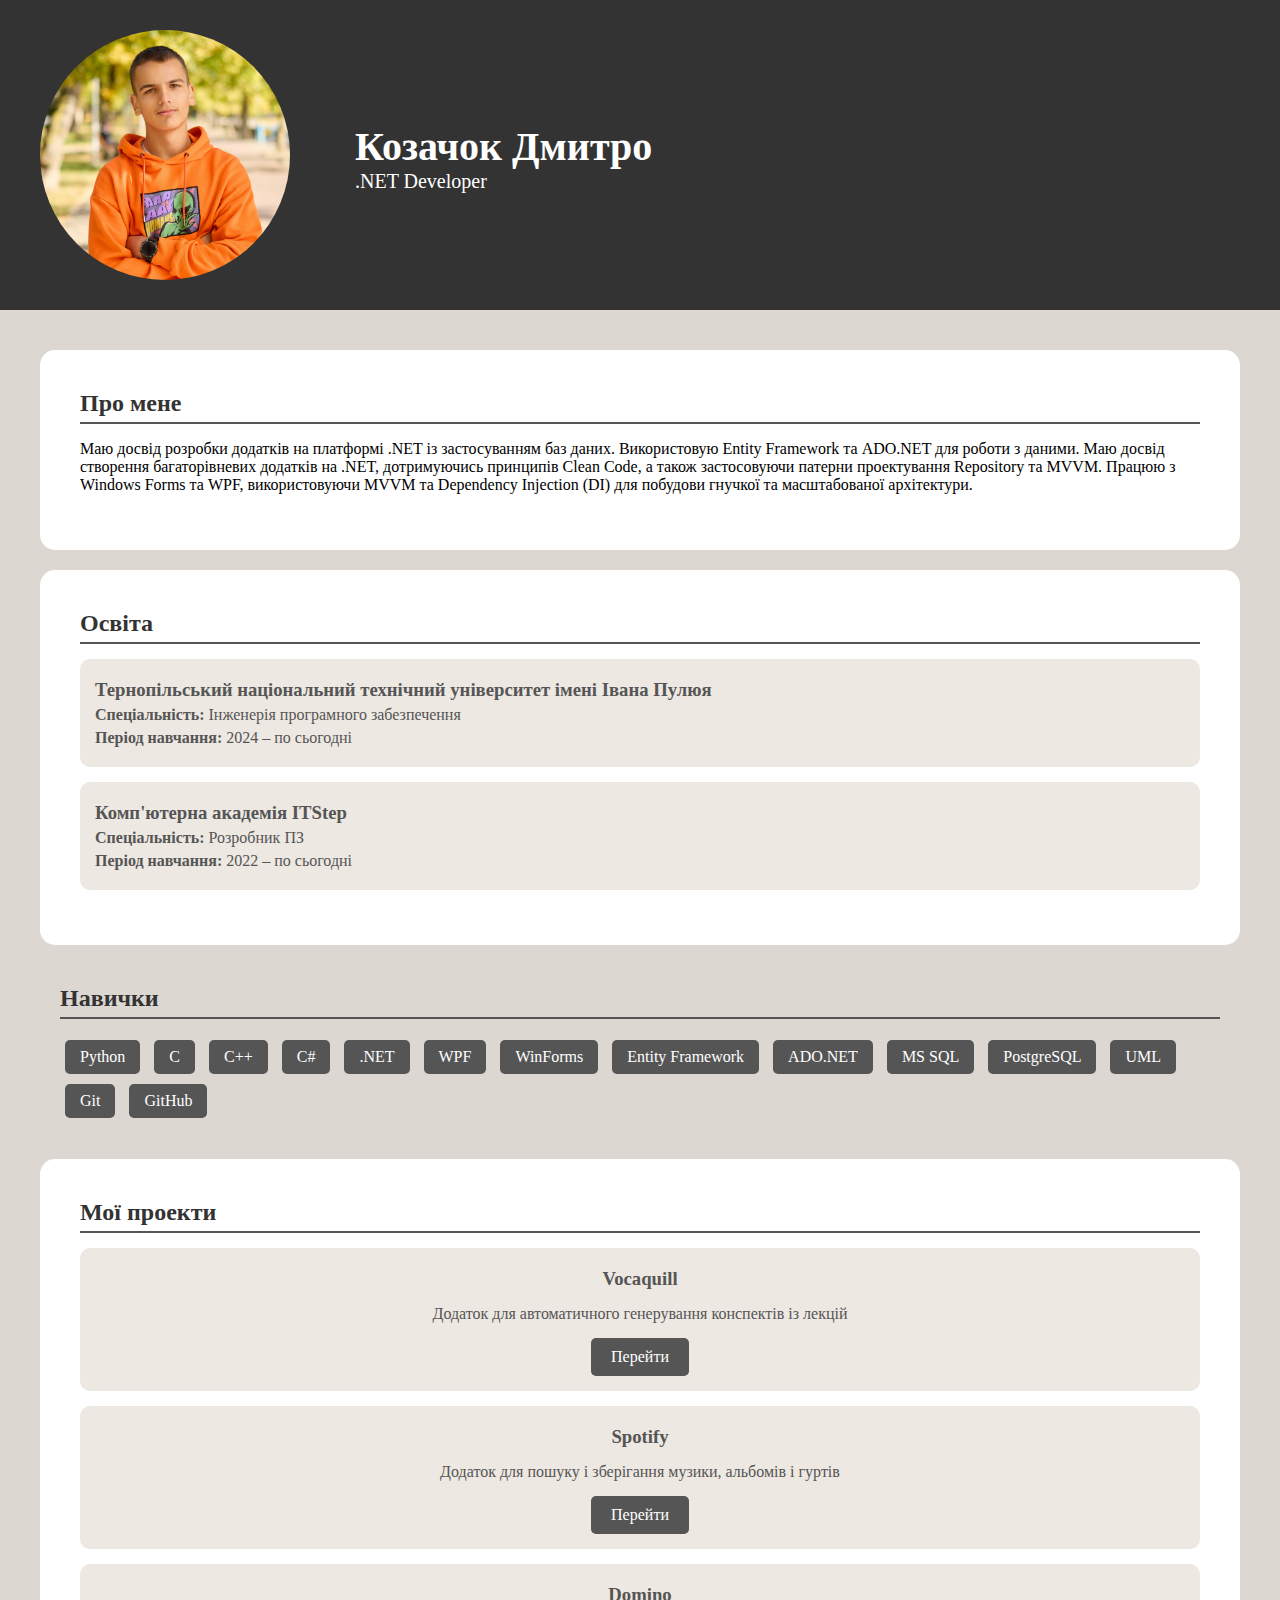
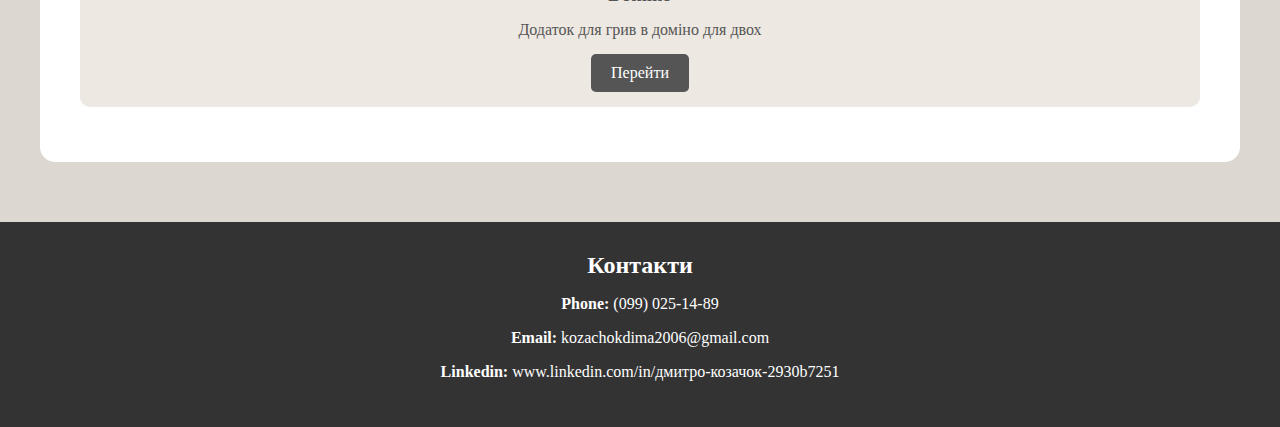
<file: index.html>
﻿<!DOCTYPE html>
<html>
<head>
    <meta charset="utf-8" />
    <link href="Images/resume.png" rel="icon" type="image/png" />
    <title>Resume</title>
    <link rel="stylesheet" href="Styles/MyStyle.css"/>
</head>

<body>
    <header>
        <img class="profile-img" src="Images/MyImage.JPG" />
        <div class="profile-info">
            <h1 class="profile-titel">Козачок Дмитро</h1>
            <p class="profile-text">.NET Developer</p>
        </div>
    </header>

    <div class="main-container">

        <div class="profile-container">
            <h2 class="main-info-text">Про мене</h2>
            <p>
                Маю досвід розробки додатків на платформі .NET із застосуванням баз даних.
                Використовую Entity Framework та ADO.NET для роботи з даними. Маю досвід створення багаторівневих додатків на .NET,
                дотримуючись принципів Clean Code, а також застосовуючи патерни проектування Repository та MVVM. Працюю з Windows Forms
                та WPF, використовуючи MVVM та Dependency Injection (DI) для побудови гнучкої та масштабованої архітектури.
            </p>
        </div>

        <div class="profile-container">
            <h2 class="main-info-text">Освіта</h2>

            <div class="education-item">
                <h3>Тернопільський національний технічний університет імені Івана Пулюя</h3>
                <p><strong>Спеціальність:</strong> Інженерія програмного забезпечення</p>
                <p><strong>Період навчання:</strong> 2024 – по сьогодні</p>
            </div>

            <div class="education-item">
                <h3>Комп'ютерна академія ITStep</h3>
                <p><strong>Спеціальність:</strong> Розробник ПЗ</p>
                <p><strong>Період навчання:</strong> 2022 – по сьогодні</p>
            </div>
        </div>

        <section class="skills">
            <h2 class="main-info-text">Навички</h2>
            <ul>
                <li>Python</li>
                <li>C</li>
                <li>C++</li>
                <li>C#</li>
                <li>.NET</li>
                <li>WPF</li>
                <li>WinForms</li>
                <li>Entity Framework</li>
                <li>ADO.NET</li>
                <li>MS SQL</li>
                <li>PostgreSQL</li>
                <li>UML</li>
                <li>Git</li>
                <li>GitHub</li>
            </ul>
        </section>

        <div class="profile-container">
            <h2 class="main-info-text">Мої проекти</h2>

            <div class="project-item">
                <h3>Vocaquill</h3>
                <p>Додаток для автоматичного генерування конспектів із лекцій</p>
                <a href="/Pages/VocaquillPage.html">Перейти</a>
            </div>

            <div class="project-item">
                <h3>Spotify</h3>
                <p>Додаток для пошуку і зберігання музики, альбомів і гуртів</p>
                <a href="/Pages/SpotifyPage.html">Перейти</a>
            </div>

            <div class="project-item">
                <h3>Domino</h3>
                <p>Додаток для грив в доміно для двох</p>
                <a href="/Pages/DominoPage.html">Перейти</a>
            </div>
        </div>
    </div>

    <footer>
        <h2 class="footer-titel">Контакти</h2>
        <p><span class="footer-text">Phone: </span>(099) 025-14-89</p>
        <p><span class="footer-text">Email: </span>kozachokdima2006@gmail.com</p>
        <p><span class="footer-text">Linkedin: </span>www.linkedin.com/in/дмитро-козачок-2930b7251</p>
    </footer>
</body>
</html>
</file>
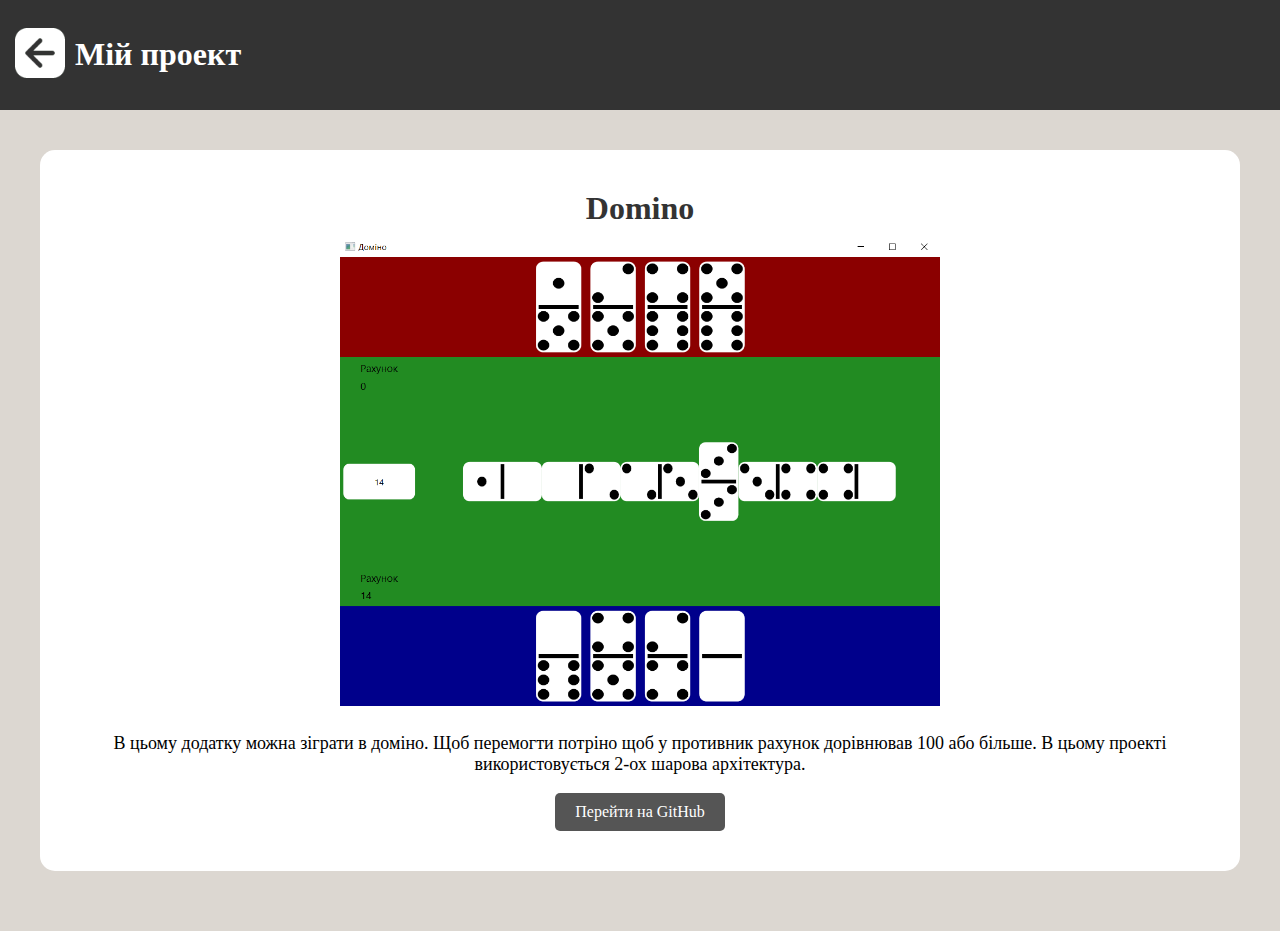
<file: Pages/DominoPage.html>
﻿<!DOCTYPE html>
<html>
<head>
    <meta charset="utf-8" />
    <link href="/Images/resume.png" rel="icon" type="image/png" />
    <title>Domino</title>
    <link rel="stylesheet" href="/Styles/MyStyle.css" />
</head>
<body>
    <header>
        <a href="/index.html">
            <img class="back-button-img" src="/Images/back.png" />
        </a>
        <h1>Мій проект</h1>
    </header>

    <div class="main-container">
        <div class="project-container">
            <h2>Domino</h2>
            <img src="/Images/Domino.png" />
            <p>В цьому додатку можна зіграти в доміно. Щоб перемогти потріно щоб у противник рахунок дорівнював 100 або більше. В цьому проекті 
            використовується 2-ох шарова архітектура.
            </p>
            <a href="https://github.com/DmitroKozachok/Domino">Перейти на GitHub</a>
        </div>
    </div>

</body>
</html>
</file>
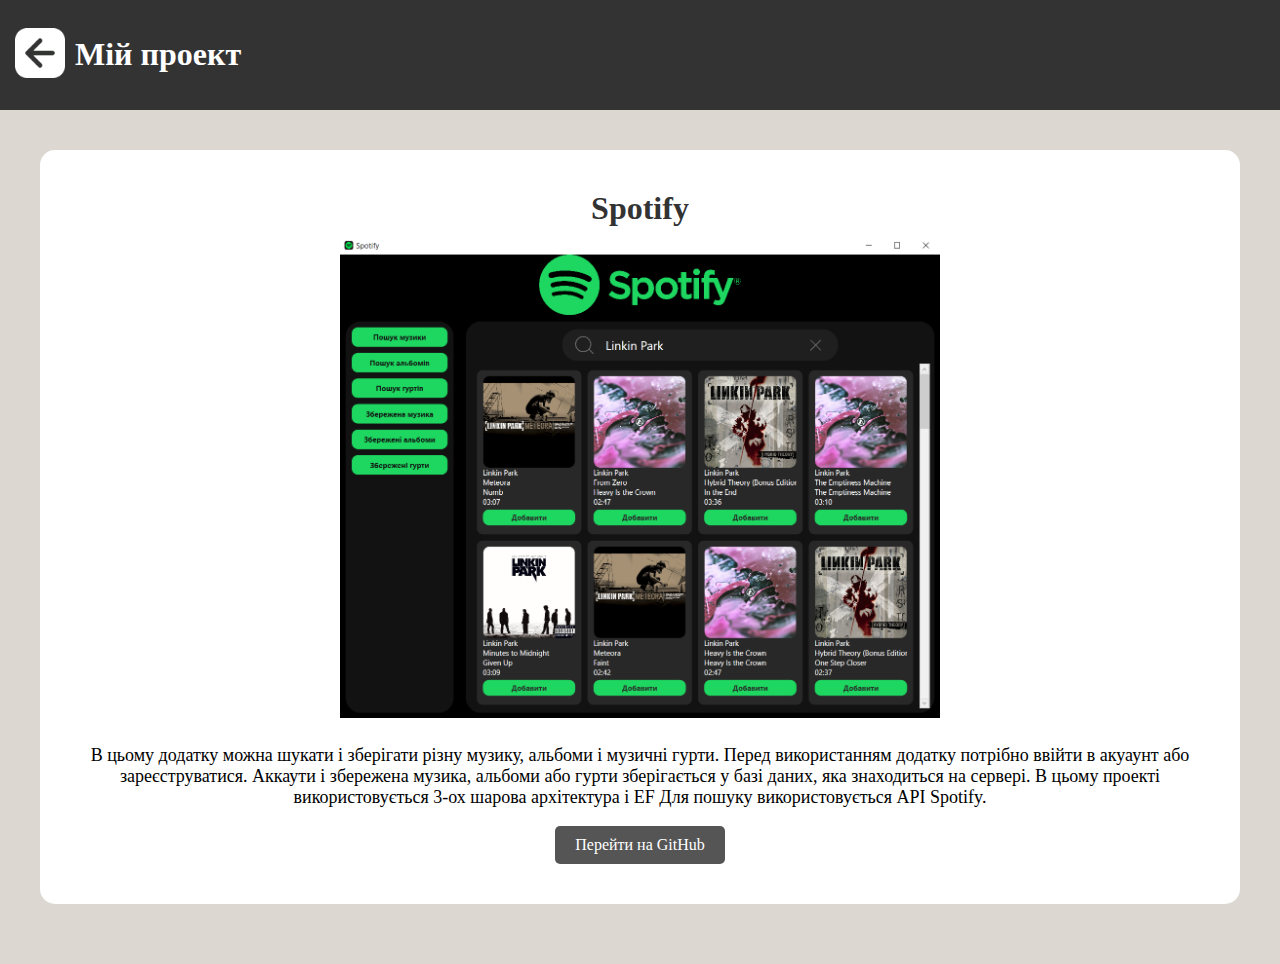
<file: Pages/SpotifyPage.html>
﻿<!DOCTYPE html>
<html>
<head>
    <meta charset="utf-8" />
    <link href="/Images/resume.png" rel="icon" type="image/png" />
    <title>Spotify</title>
    <link rel="stylesheet" href="/Styles/MyStyle.css" />
</head>
<body>
    <header>
        <a href="/index.html">
            <img class="back-button-img" src="/Images/back.png" />
        </a>
        <h1>Мій проект</h1>
    </header>

    <div class="main-container">
        <div class="project-container">
            <h2>Spotify</h2>
            <img src="/Images/Spotify.png"/>
            <p> В цьому додатку можна шукати і зберігати різну музику, альбоми і музичні гурти. Перед використанням додатку потрібно
                ввійти в акуаунт або зареєструватися. Аккаути і збережена музика, альбоми або гурти зберігається у базі даних, яка знаходиться на
                сервері. В цьому проекті використовується 3-ох шарова архітектура i EF Для пошуку використовується API Spotify.
            </p>
            <a href="https://github.com/DmitroKozachok/MySpotify">Перейти на GitHub</a>
        </div>
    </div>

</body>
</html>
</file>
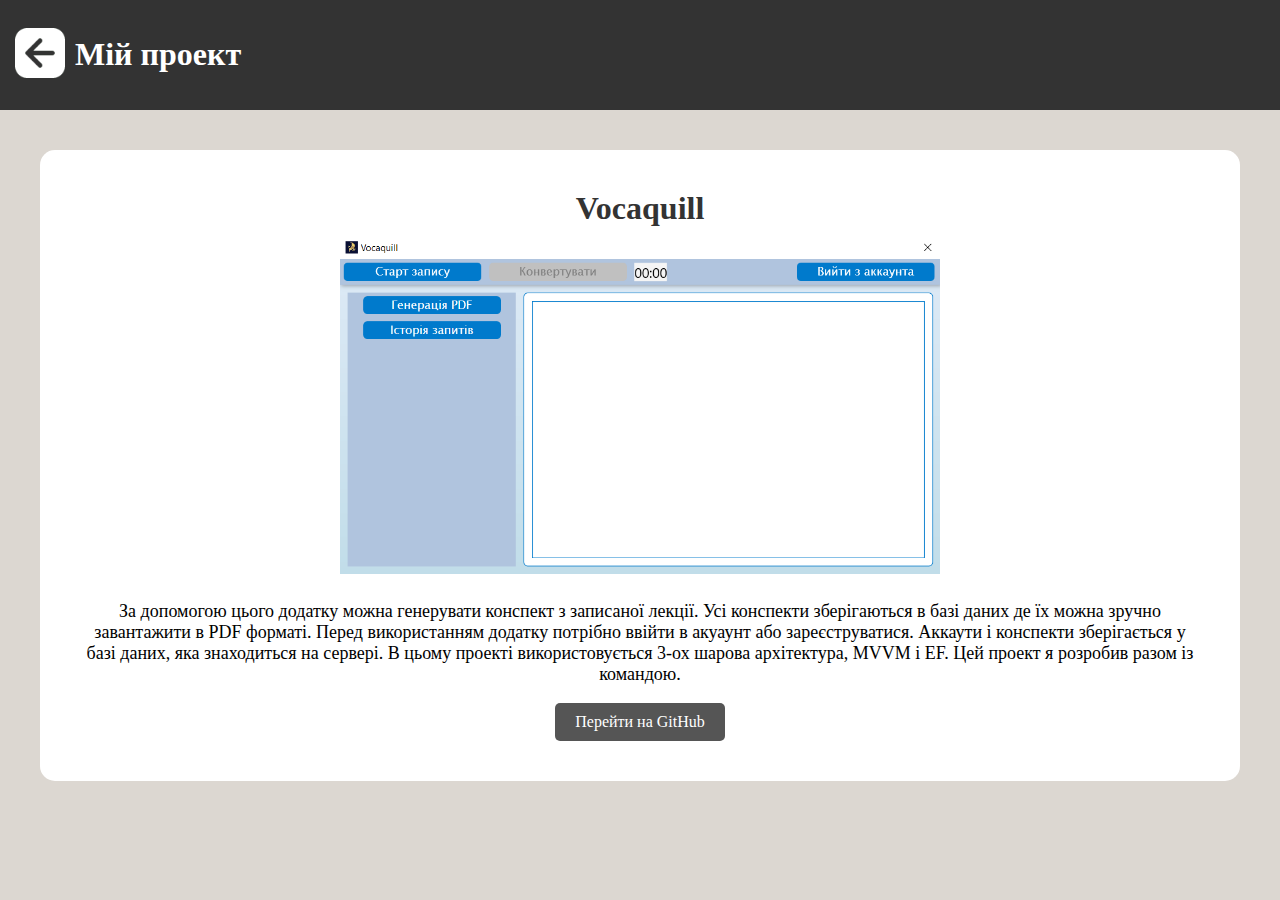
<file: Pages/VocaquillPage.html>
﻿<!DOCTYPE html>
<html>
<head>
    <meta charset="utf-8" />
    <link href="/Images/resume.png" rel="icon" type="image/png" />
    <title>Vocaquill</title>
    <link rel="stylesheet" href="/Styles/MyStyle.css" />
</head>
<body>
    <header>
        <a href="/index.html">
            <img class="back-button-img" src="/Images/back.png" />
        </a>
        <h1>Мій проект</h1>
    </header>

    <div class="main-container">
        <div class="project-container">
            <h2>Vocaquill</h2>
            <img src="/Images/Vocaquill.png" />
            <p>За допомогою цього додатку можна генерувати конспект з записаної лекції. Усі конспекти зберігаються в базі даних де їх можна зручно 
            завантажити в PDF форматі. Перед використанням додатку потрібно ввійти в акуаунт або зареєструватися. Аккаути і конспекти 
            зберігається у базі даних, яка знаходиться на сервері. В цьому проекті використовується 3-ох шарова архітектура, MVVM i EF. Цей 
            проект я розробив разом із командою.</p>
            <a href="https://github.com/Vocaquill/Vocaquill">Перейти на GitHub</a>
        </div>
    </div>

</body>
</html>
</file>
<file: Styles/MyStyle.css>
﻿body {
    font-family: 'Franklin Gothic';
    background-color: #dcd7d1;
    margin: 0;
}

header {
    background-color: #333;
    color: white;
    padding: 15px;
    display: flex;
    align-items: center;
}

.profile-header {
    background-color: #333;
    color: white;
    padding: 15px;
    display: flex;
    align-items: center;
}

.profile-img {
    width: 250px;
    height: 250px;
    margin: 15px 25px;
    border-radius: 50%;
    object-fit: cover;
}

.profile-info {
    margin: 0px 40px;
}

.profile-titel {
    font-size: 40px;
    margin-bottom: 0px;
}

.profile-text {
    font-size: 20px;
    margin-top: 0;
}

.main-container{
    padding: 40px;
}

.profile-container {
    background: white;
    padding: 40px;
    border-radius: 15px;
    margin-bottom: 20px;
}

.main-info-text {
    color: #333;
    border-bottom: 2px solid #555;
    padding-bottom: 5px;
    margin: 0px;
}

.education-item {
    background: #ede8e2;
    padding: 15px;
    border-radius: 10px;
    margin-top: 15px;
    margin-bottom: 15px;
}

    .education-item h3 {
        color: #555;
        margin-top: 5px;
        margin-bottom: 5px;
    }

    .education-item p {
        margin: 5px 0;
        color: #555;
    }

.skills {
    padding: 20px;
}
    .skills ul {
        padding: 0;
    }

    .skills li {
        background: #555;
        color: white;
        display: inline-block;
        padding: 8px 15px;
        margin: 5px;
        border-radius: 5px;
    }

.project-item {
    background: #ede8e2;
    padding: 15px;
    border-radius: 10px;
    margin-top: 15px;
    margin-bottom: 15px;
    text-align: center;
}
    .project-item a {
        color: white;
        padding: 10px 20px 10px 20px;
        border-radius: 5px;
        background: #555;
        display: inline-block;
        text-decoration: none;
    }
        .project-item a:hover {
            background: #666;
        }
    .project-item h3 {
        color: #555;
        margin-top: 5px;
        margin-bottom: 5px;
    }

    .project-item p {
        margin: 15px 0;
        color: #555;
    }

footer {
    background-color: #333;
    color: white;
    padding: 30px;
    text-align: center;
}

.footer-titel {
    margin: 0px;
}

.footer-text {
    font-weight: bold;
}

.back-button-img{
    max-height: 50px;
    margin-right: 10px;
}

.project-container {
    background: white;
    padding: 40px;
    border-radius: 15px;
    margin-bottom: 20px;
    text-align: center; 
}
    .project-container h2 {
        color: #333;
        padding-bottom: 5px;
        margin: 0px;
        font-size: 32px;
    }
    .project-container img {
        margin: 5px;
        max-height: 600px;
        max-width: 600px;
    }
    .project-container p {
        font-size: 18px;
    }
    .project-container a {
        color: white;
        padding: 10px 20px 10px 20px;
        border-radius: 5px;
        background: #555;
        display: inline-block;
        text-decoration: none;
    }
        .project-container a:hover {
            background: #666;
        }
</file>
